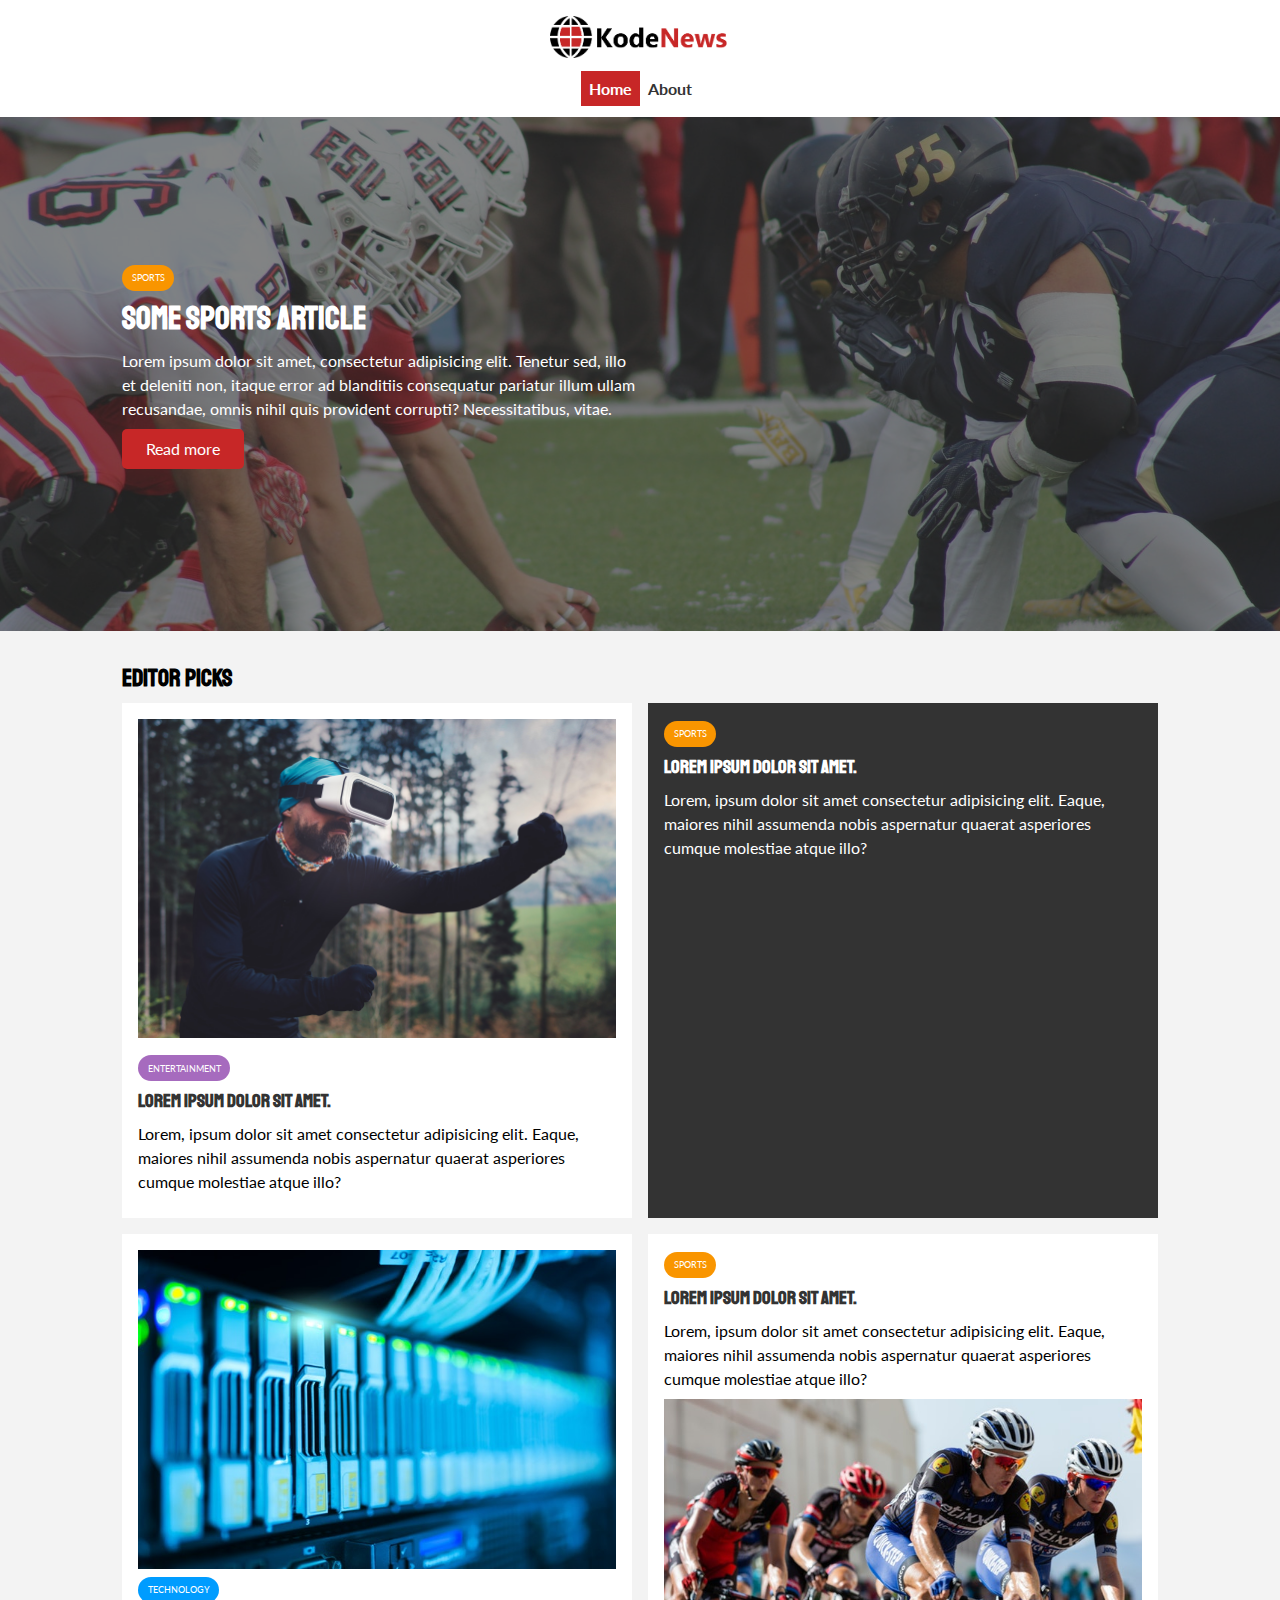
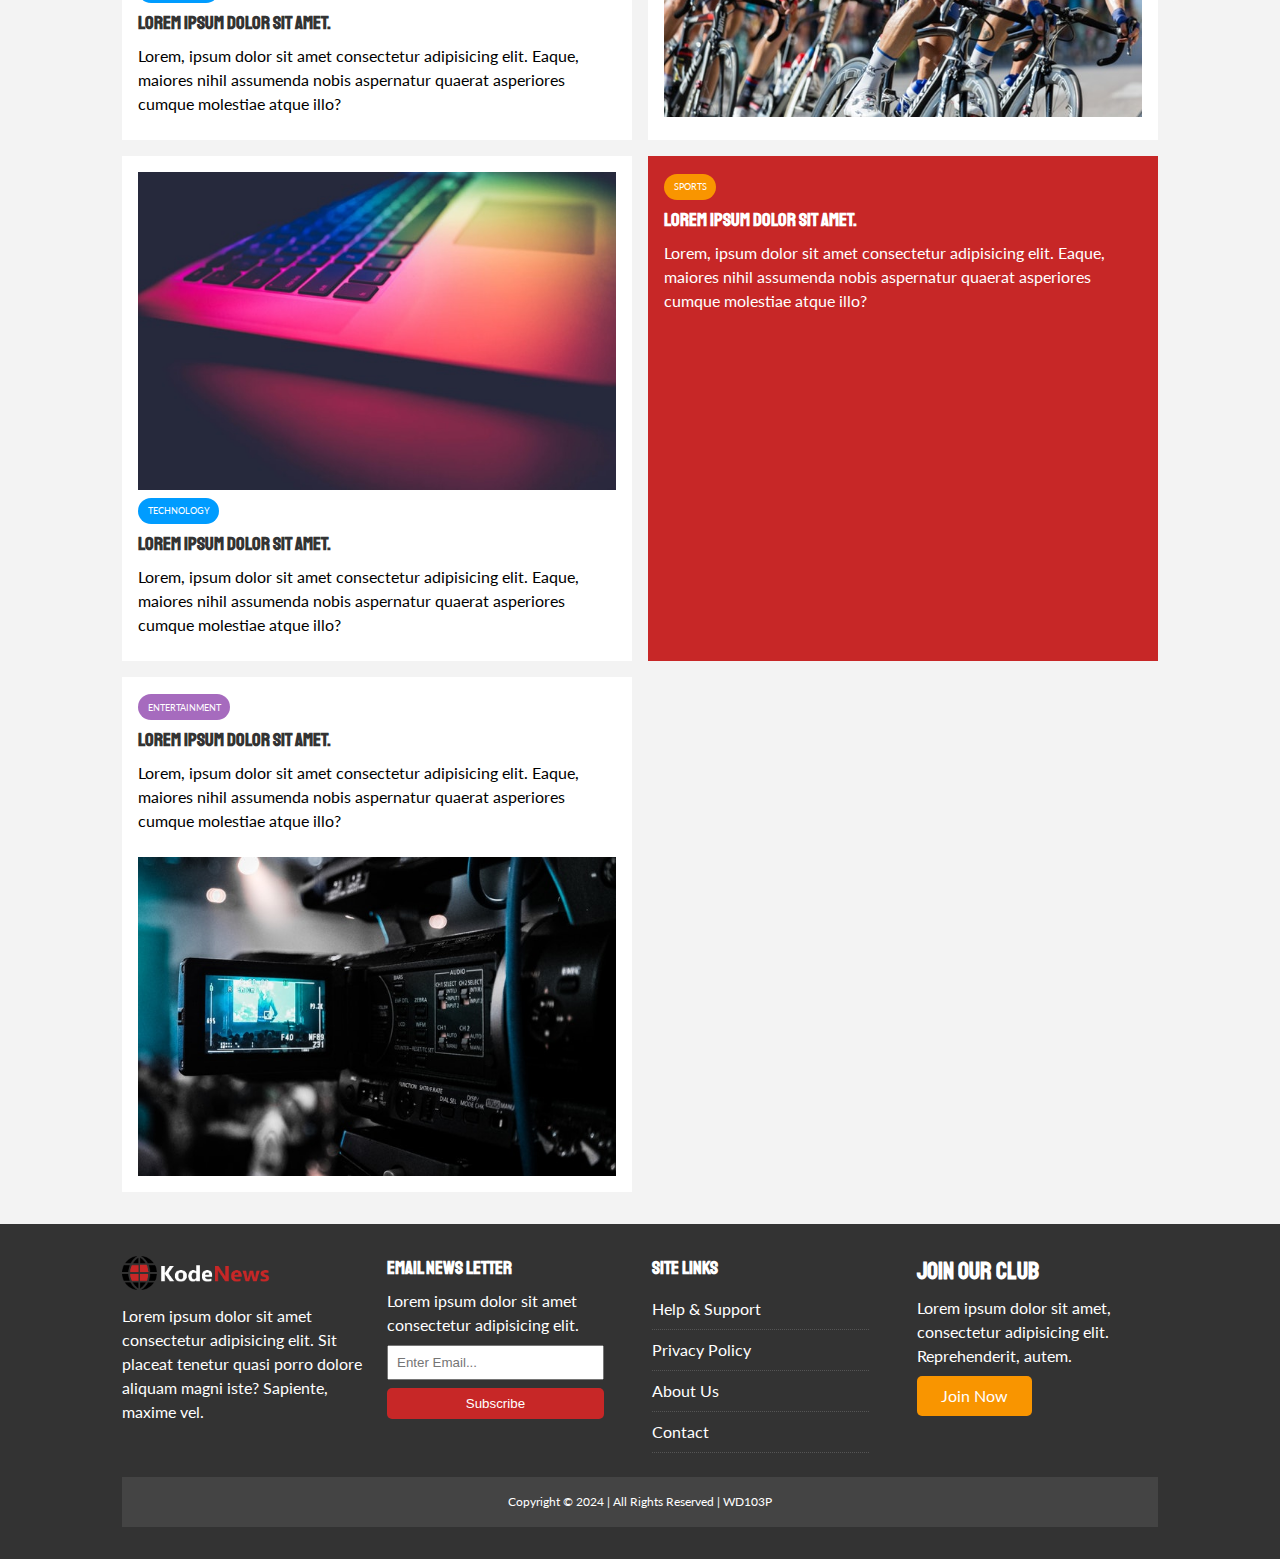
<file: Kodenews/index.html>
<!DOCTYPE html>
<html lang="en">
  <head>
    <meta charset="UTF-8" />
    <meta name="viewport" content="width=device-width, initial-scale=1.0" />
    <link
      rel="stylesheet"
      href="https://cdnjs.cloudflare.com/ajax/libs/font-awesome/6.5.2/css/all.min.css"
      integrity="sha512-SnH5WK+bZxgPHs44uWIX+LLJAJ9/2PkPKZ5QiAj6Ta86w+fsb2TkcmfRyVX3pBnMFcV7oQPJkl9QevSCWr3W6A=="
      crossorigin="anonymous"
      referrerpolicy="no-referrer"
    />
    <link
      href="https://fonts.googleapis.com/css?family=lato|Staatliches"
      rel="stylesheet"
    />
    <link rel="stylesheet" href="./css/style.css" />
    <link rel="stylesheet" href="./css/mobile.css" />
    <link rel="shortcut icon" href="favicon.ico" type="image/x-icon" />
    <title>KodeNews | Latest News</title>
  </head>
  <body>
    <nav id="main-nav">
      <div class="container">
        <img src="./img/logo.png" alt="KodeNews logo" class="logo" />
        <div class="social">
          <a href="http://facebook.com" target="_blank"
            ><i class="fab fa-facebook fa-2x"></i
          ></a>
          <a href="http://twitter.com" target="_blank"
            ><i class="fab fa-twitter fa-2x"></i
          ></a>
          <a href="http://instagram.com" target="_blank"
            ><i class="fab fa-instagram fa-2x"></i
          ></a>
          <a href="http://youtube.com" target="_blank"
            ><i class="fab fa-youtube fa-2x"></i
          ></a>
        </div>
        <ul>
          <li><a href="index.html" class="current">Home</a></li>
          <li><a href="about.html">About</a></li>
        </ul>
      </div>
    </nav>

    <!-- showcase -->
    <header id="showcase">
      <div class="container">
        <div class="showcase-container">
          <div class="showcase-content">
            <div class="category category-sports">Sports</div>
            <h1>Some Sports Article</h1>
            <p>
              Lorem ipsum dolor sit amet, consectetur adipisicing elit. Tenetur
              sed, illo et deleniti non, itaque error ad blanditiis consequatur
              pariatur illum ullam recusandae, omnis nihil quis provident
              corrupti? Necessitatibus, vitae.
            </p>
            <a href="article.html" class="btn btn-primary">Read more</a>
          </div>
        </div>
      </div>
    </header>

    <!-- home articles -->
    <section id="home-articles" class="py-2">
      <div class="container">
        <h2>Editor Picks</h2>
        <div class="articles-container">
          <!-- article 1 -->
          <article class="card">
            <!-- it will be a grid container -->
            <img src="./img/articles/ent1.jpg" alt="ent1 pic" />
            <!-- one grid item -->
            <div>
              <div class="category category-ent">Entertainment</div>
              <h3><a href="article.html">Lorem ipsum dolor sit amet.</a></h3>
              <p>
                Lorem, ipsum dolor sit amet consectetur adipisicing elit. Eaque,
                maiores nihil assumenda nobis aspernatur quaerat asperiores
                cumque molestiae atque illo?
              </p>
            </div>
          </article>

          <!-- article2 -->
          <article class="card bg-dark">
            <div class="category category-sports">Sports</div>
            <h3><a href="article.html">Lorem ipsum dolor sit amet.</a></h3>
            <p>
              Lorem, ipsum dolor sit amet consectetur adipisicing elit. Eaque,
              maiores nihil assumenda nobis aspernatur quaerat asperiores cumque
              molestiae atque illo?
            </p>
          </article>

          <!-- article3 -->
          <article class="card">
            <img src="./img/articles//tech1.jpg" alt="tech1 pic" />
            <div class="category category-tech">Technology</div>
            <h3><a href="article.html">Lorem ipsum dolor sit amet.</a></h3>
            <p>
              Lorem, ipsum dolor sit amet consectetur adipisicing elit. Eaque,
              maiores nihil assumenda nobis aspernatur quaerat asperiores cumque
              molestiae atque illo?
            </p>
          </article>
          <!-- article4 -->
          <article class="card">
            <div class="category category-sports">Sports</div>
            <h3><a href="article.html">Lorem ipsum dolor sit amet.</a></h3>
            <p>
              Lorem, ipsum dolor sit amet consectetur adipisicing elit. Eaque,
              maiores nihil assumenda nobis aspernatur quaerat asperiores cumque
              molestiae atque illo?
            </p>
            <img src="./img/articles/sports1.jpg" alt="Sports1 pic" />
          </article>
          <!-- article5 -->
          <article class="card">
            <img src="./img/articles//tech2.jpg" alt="tech1 pic" />
            <div class="category category-tech">Technology</div>
            <h3><a href="article.html">Lorem ipsum dolor sit amet.</a></h3>
            <p>
              Lorem, ipsum dolor sit amet consectetur adipisicing elit. Eaque,
              maiores nihil assumenda nobis aspernatur quaerat asperiores cumque
              molestiae atque illo?
            </p>
          </article>
          <!-- article6 -->
          <article class="card bg-primary">
            <div class="category category-sports">Sports</div>
            <h3><a href="article.html">Lorem ipsum dolor sit amet.</a></h3>
            <p>
              Lorem, ipsum dolor sit amet consectetur adipisicing elit. Eaque,
              maiores nihil assumenda nobis aspernatur quaerat asperiores cumque
              molestiae atque illo?
            </p>
          </article>
          <!-- article7 -->
          <article class="card">
            <div>
              <div class="category category-ent">Entertainment</div>
              <h3><a href="article.html">Lorem ipsum dolor sit amet.</a></h3>
              <p>
                Lorem, ipsum dolor sit amet consectetur adipisicing elit. Eaque,
                maiores nihil assumenda nobis aspernatur quaerat asperiores
                cumque molestiae atque illo?
              </p>
            </div>
              <img src="./img/articles/ent2.jpg" alt="ent2 pic" />
            </div>
          </article>
        </div>
      </div>
    </section>
    
    <!-- footer -->
    <footer id="main-footer" class="py-2">
      <div class="container footer-container">
        <div>
          <img src="./img/logo_light.png" alt="light logo of kodenews">
          <p>Lorem ipsum dolor sit amet consectetur adipisicing elit. Sit placeat tenetur quasi porro dolore aliquam magni iste? Sapiente, maxime vel.</p>
        </div>

        <!-- 2nd column -->
         <div>
          <h3>Email News Letter</h3>
         <p>Lorem ipsum dolor sit amet consectetur adipisicing elit.</p>
         <form>
          <input type="email" placeholder="Enter Email...">
          <input type="submit" value="Subscribe" class="btn btn-primary">
         </form>
        </div>

        <!-- 3rd column -->
         <div>
          <h3>Site Links</h3>
          <ul class="list">
            <li><a href="#">Help & Support</a></li>
            <li><a href="#">Privacy Policy</a></li>
            <li><a href="#">About Us</a></li>
            <li><a href="#">Contact</a></li>
          </ul>

         </div>
         <!-- 4th column  -->
          <div>
            <h2>Join our club</h2>
            <p>Lorem ipsum dolor sit amet, consectetur adipisicing elit. Reprehenderit, autem.

            </p>
            <a href="#" class="btn btn-secondary">Join Now</a>
          </div>

          <!-- pangmalakasan -->
           <div>
            <p>Copyright &copy; 2024 | All Rights Reserved | WD103P</p>
           </div>
      </div>
    </footer>
  </body>
</html>
</file>
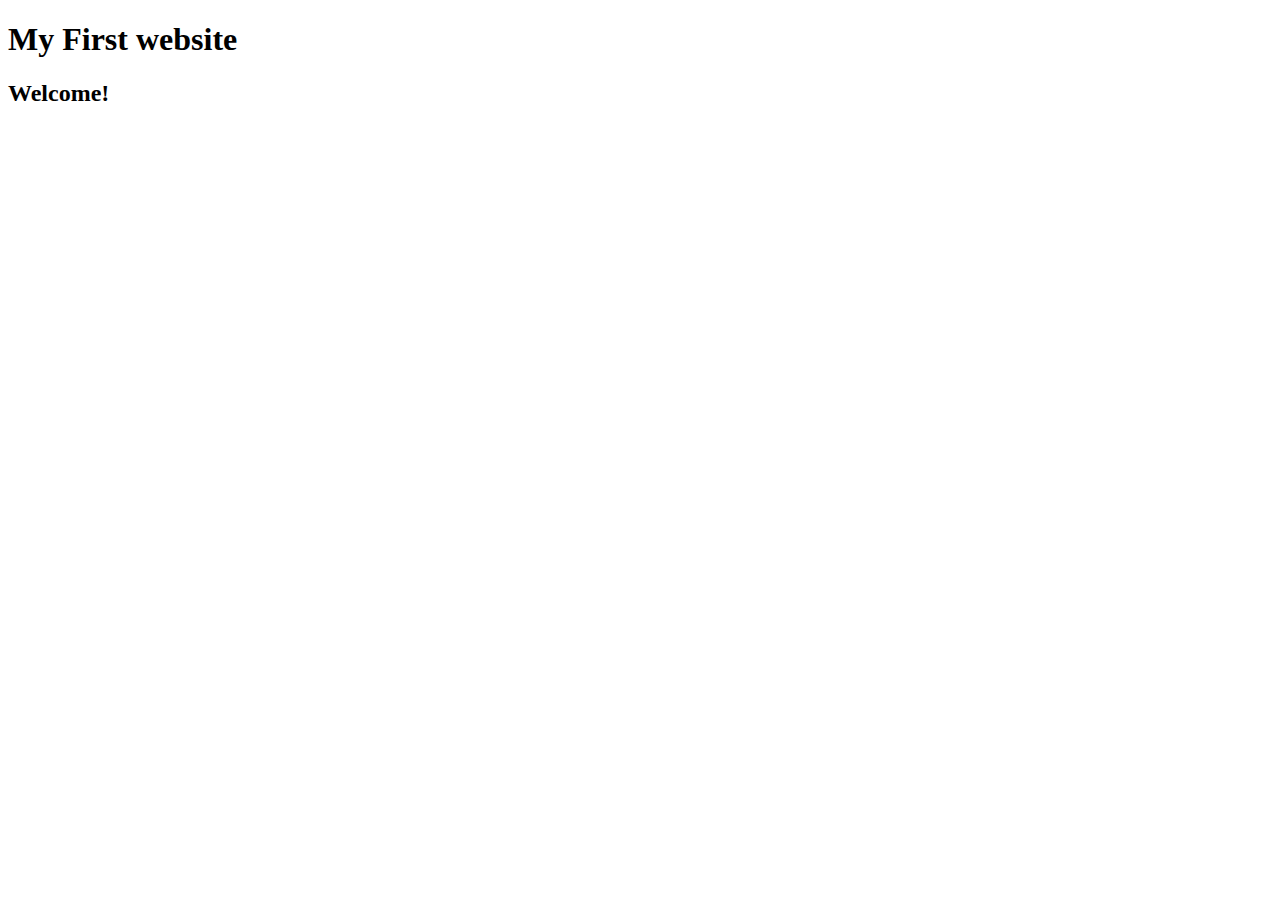
<file: 01_html/01_basic_layout.html>
<!DOCTYPE html>
<html lang="en">
<head>
    <meta charset="UTF-8">
    <meta name="viewport" content="width=device-width, initial-scale=1.0">
    <title>This is my first website</title>
</head>
<body>
    <h1>My First website</h1>
    <h2>Welcome!</h2>
</body>
</html>
</file>
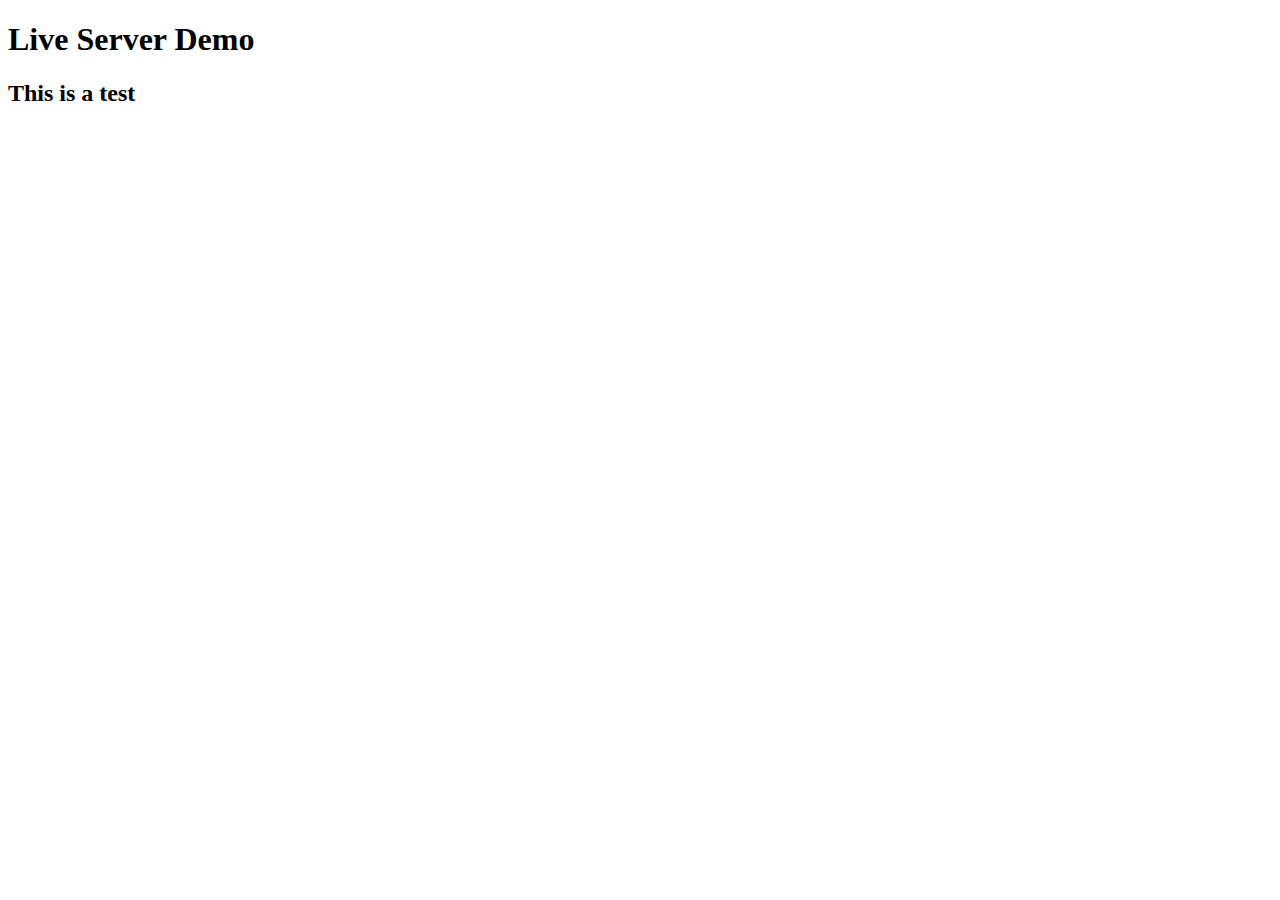
<file: 01_html/01_live_server.html>
<!DOCTYPE html>
<html lang="en">
<head>
    <meta charset="UTF-8">
    <meta name="viewport" content="width=device-width, initial-scale=1.0">
    <title>Live Server</title>
</head>
<body>
    <h1>Live Server Demo</h1>
    <h2>This is a test</h2>
</body>
</html>
</file>
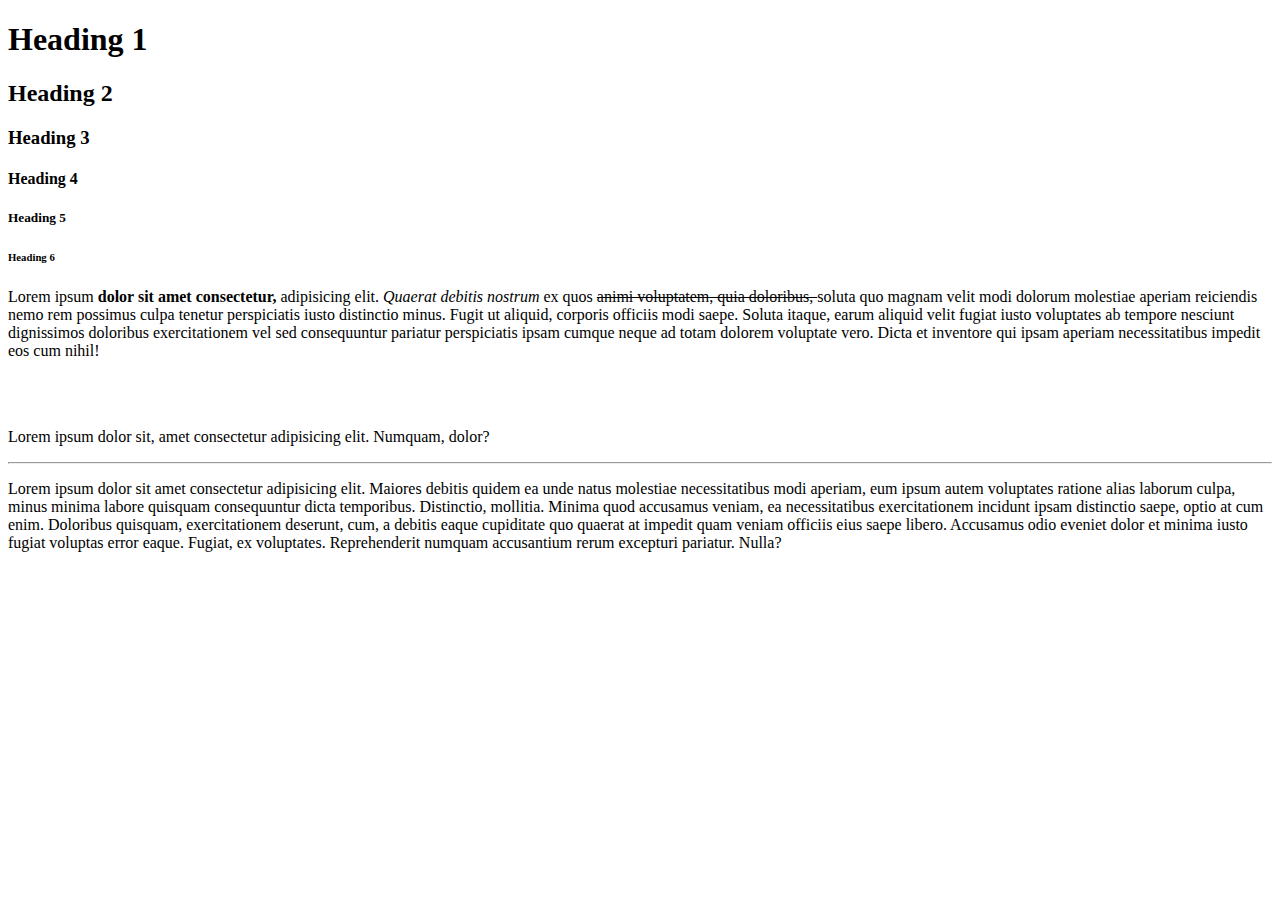
<file: 01_html/04_typography.html>
<!DOCTYPE html>
<html lang="en">
<head>
    <meta charset="UTF-8">
    <meta name="viewport" content="width=device-width, initial-scale=1.0">
    <title>Headings, Paragraphs, Typography</title>
</head>
<body>
    <!-- headings -->
    <h1>Heading 1</h1>
    <h2>Heading 2</h2>
    <h3>Heading 3</h3>
    <h4>Heading 4</h4>
    <h5>Heading 5</h5>
    <h6>Heading 6</h6>

    <!-- Paragraph -->
    <p>Lorem ipsum <strong> dolor sit amet consectetur,</strong> adipisicing elit. <em> Quaerat debitis nostrum </em>ex quos <del> animi voluptatem, quia doloribus, </del>soluta quo magnam velit modi dolorum molestiae aperiam reiciendis nemo rem possimus culpa tenetur perspiciatis iusto distinctio minus. Fugit ut aliquid, corporis officiis modi saepe. Soluta itaque, earum aliquid velit fugiat iusto voluptates ab tempore nesciunt dignissimos doloribus exercitationem vel sed consequuntur pariatur perspiciatis ipsam cumque neque ad totam dolorem voluptate vero. Dicta et inventore qui ipsam aperiam necessitatibus impedit eos cum nihil!</p>
    <br><br>
    <p>Lorem ipsum dolor sit, amet consectetur adipisicing elit. Numquam, dolor?</p>
<hr>
<p>Lorem ipsum dolor sit amet consectetur adipisicing elit. Maiores debitis quidem ea unde natus molestiae necessitatibus modi aperiam, eum ipsum autem voluptates ratione alias laborum culpa, minus minima labore quisquam consequuntur dicta temporibus. Distinctio, mollitia. Minima quod accusamus veniam, ea necessitatibus exercitationem incidunt ipsam distinctio saepe, optio at cum enim. Doloribus quisquam, exercitationem deserunt, cum, a debitis eaque cupiditate quo quaerat at impedit quam veniam officiis eius saepe libero. Accusamus odio eveniet dolor et minima iusto fugiat voluptas error eaque. Fugiat, ex voluptates. Reprehenderit numquam accusantium rerum excepturi pariatur. Nulla?</p>
</body>
</html>
</file>
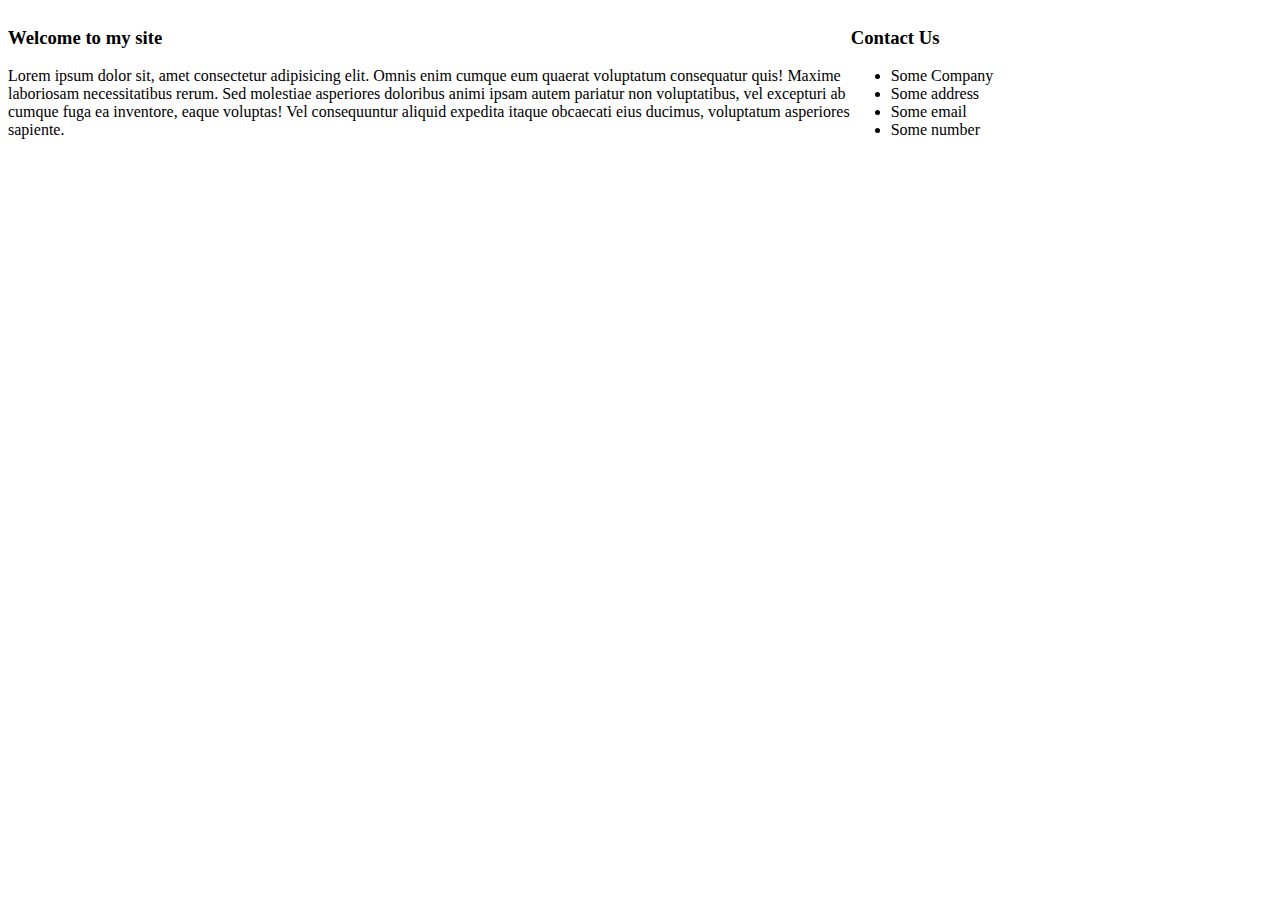
<file: css_grid_prac/01_css_grid_columns.html>
<!DOCTYPE html>
<html lang="en">
  <head>
    <meta charset="UTF-8" />
    <meta name="viewport" content="width=device-width, initial-scale=1.0" />
    <title>Grid Columns</title>
    <style>
      .item {
        padding: 3rem;
        background: #f4f4f4;
        border: #ccc 1px solid;
        font-weight: bold;
        font-size: 1.4rem;
        text-align: center;
      }

      .grid {
        display: grid;
        /* grid-template-columns: auto auto auto; */
        /* grid-template-columns: 200px auto 200px; */
        /* grid-template-columns: 3fr 1fr 1fr; */
        grid-gap: 1rem;
        margin-top: 2rem;
        /* grid-template-columns: auto auto auto; */
        grid-template-columns: repeat(3, auto);
        grid-template-columns: 1fr 2fr 1fr;
      }

      main{
        display: grid;
        grid-template-columns: 2fr 1fr;
      }
    </style>
  </head>
  <!-- <body>
    <div class="grid">
      <div class="item">Item 1</div>
      <div class="item">Item 2</div>
      <div class="item">Item 3</div>
      <div class="item">Item 4</div>
      <div class="item">Item 5</div>
      <div class="item">Item 6</div>
    </div> -->
    <main>
        <section>
            <h3>Welcome to my site</h3>
            <p>Lorem ipsum dolor sit, amet consectetur adipisicing elit. Omnis enim cumque eum quaerat voluptatum consequatur quis! Maxime laboriosam necessitatibus rerum. Sed molestiae asperiores doloribus animi ipsam autem pariatur non voluptatibus, vel excepturi ab cumque fuga ea inventore, eaque voluptas! Vel consequuntur aliquid expedita itaque obcaecati eius ducimus, voluptatum asperiores sapiente.</p>
        </section>
        <aside>
            <h3>Contact Us</h3>
            <ul>
                <li>Some Company</li>
                <li>Some address</li>
                <li>Some email</li>
                <li>Some number</li>
            </ul>
        </aside>
    </main>
  </body>
</html>
</file>
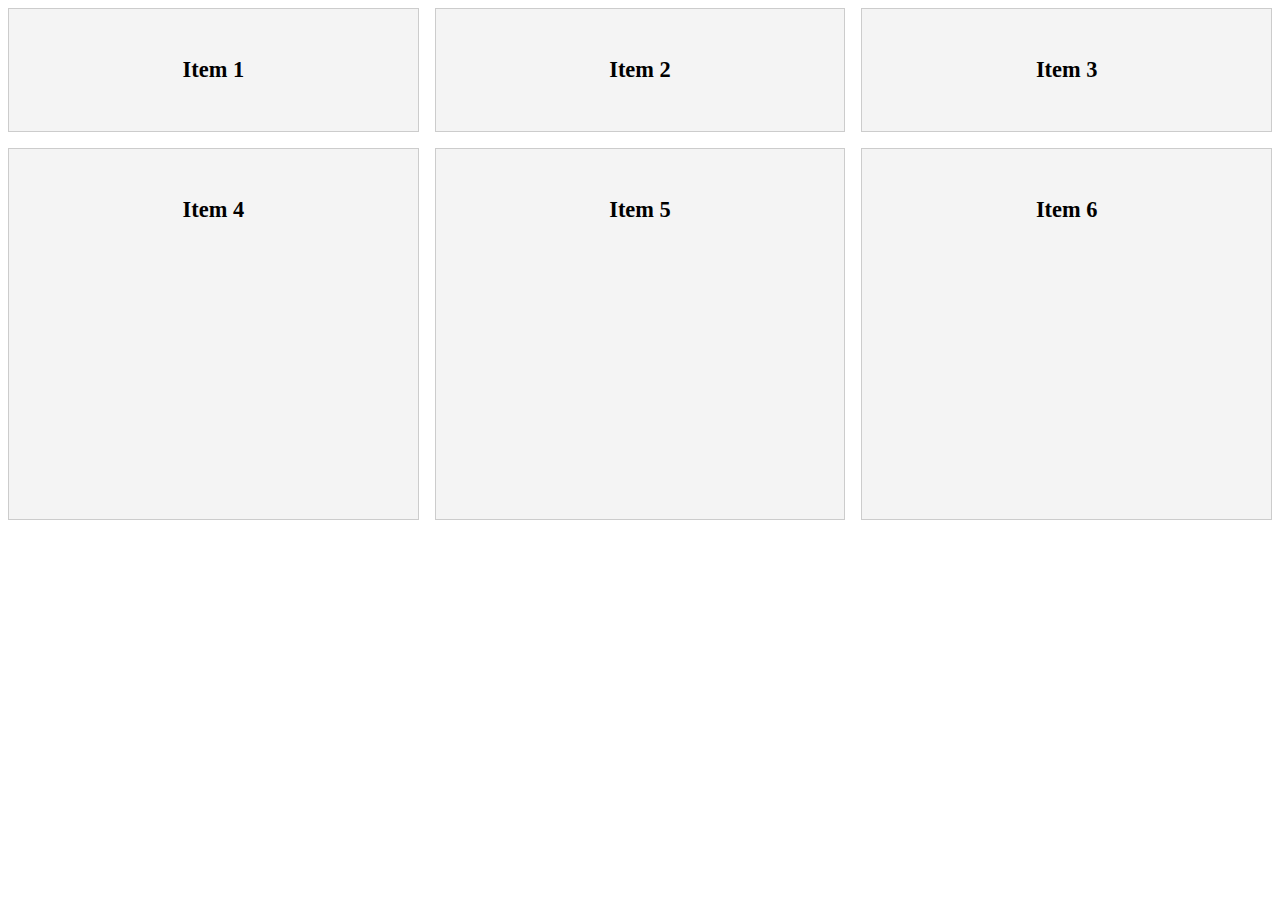
<file: css_grid_prac/02_grid_rows.html>
<!DOCTYPE html>
<html lang="en">
  <head>
    <meta charset="UTF-8" />
    <meta name="viewport" content="width=device-width, initial-scale=1.0" />
    <title>Grid Rows</title>
    <style>
      .item {
        padding: 3rem;
        background: #f4f4f4;
        border: #ccc 1px solid;
        font-weight: bold;
        font-size: 1.4rem;
        text-align: center;
      }

      .grid {
        display: grid;
        grid-gap: 1rem;
        grid-template-rows: 1fr 3fr 1fr;
        /* set implicit rows  */
        grid-auto-rows: 2fr;
        grid-template-columns: repeat(3, 1fr);
      }

    </style>
  </head>
  <body>
    <div class="grid">
      <div class="item">Item 1</div>
      <div class="item">Item 2</div>
      <div class="item">Item 3</div>
      <div class="item">Item 4</div>
      <div class="item">Item 5</div>
      <div class="item">Item 6</div>
  </body>
</html>
</file>
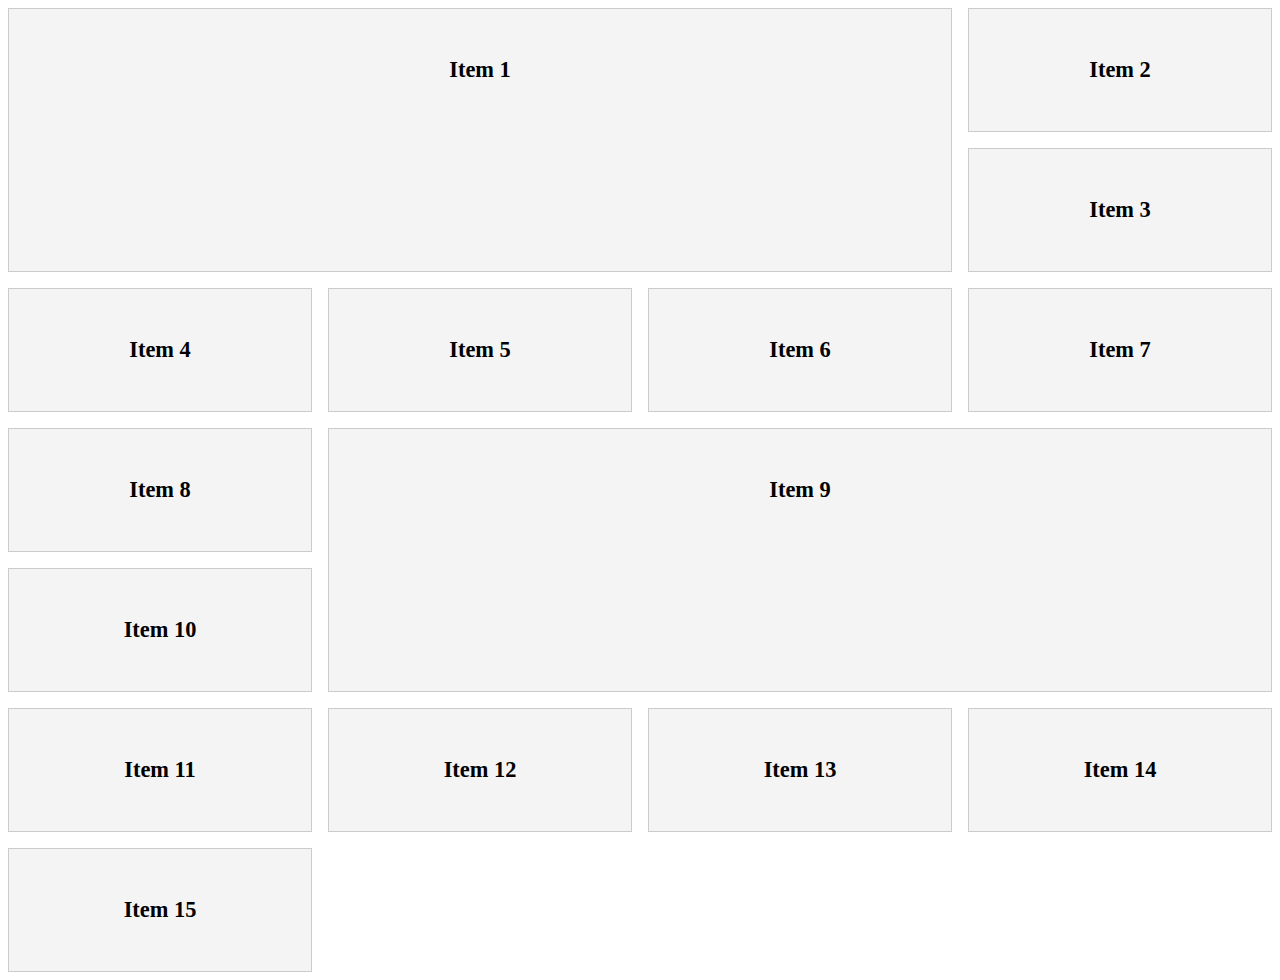
<file: css_grid_prac/03_grid_span.html>
<!DOCTYPE html>
<html lang="en">
  <head>
    <meta charset="UTF-8" />
    <meta name="viewport" content="width=device-width, initial-scale=1.0" />
    <title>Grid Rows</title>
    <style>
      .item {
        padding: 3rem;
        background: #f4f4f4;
        border: #ccc 1px solid;
        font-weight: bold;
        font-size: 1.4rem;
        text-align: center;
      }

      .grid {
        display: grid;
        grid-gap: 1rem;
        grid-template-columns: repeat(4, 1fr);
      }

      .item:first-child{
        /* grid-column-start: 1;
        grid-column-end: 4; */
        grid-column: 1 /span 3;
        /* grid-row-start: 1;
        grid-row-end: 3; */
        grid-row: 1 /span 2;
      }

      .item:nth-child(9){
        grid-column: 2 /span 3;
        grid-row: 4 /span 2;
      }

    </style>
  </head>
  <body>
    <div class="grid">
      <div class="item">Item 1</div>
      <div class="item">Item 2</div>
      <div class="item">Item 3</div>
      <div class="item">Item 4</div>
      <div class="item">Item 5</div>
      <div class="item">Item 6</div>
      <div class="item">Item 7</div>
      <div class="item">Item 8</div>
      <div class="item">Item 9</div>
      <div class="item">Item 10</div>
      <div class="item">Item 11</div>
      <div class="item">Item 12</div>
      <div class="item">Item 13</div>
      <div class="item">Item 14</div>
      <div class="item">Item 15</div>
  </body>
</html>
</file>
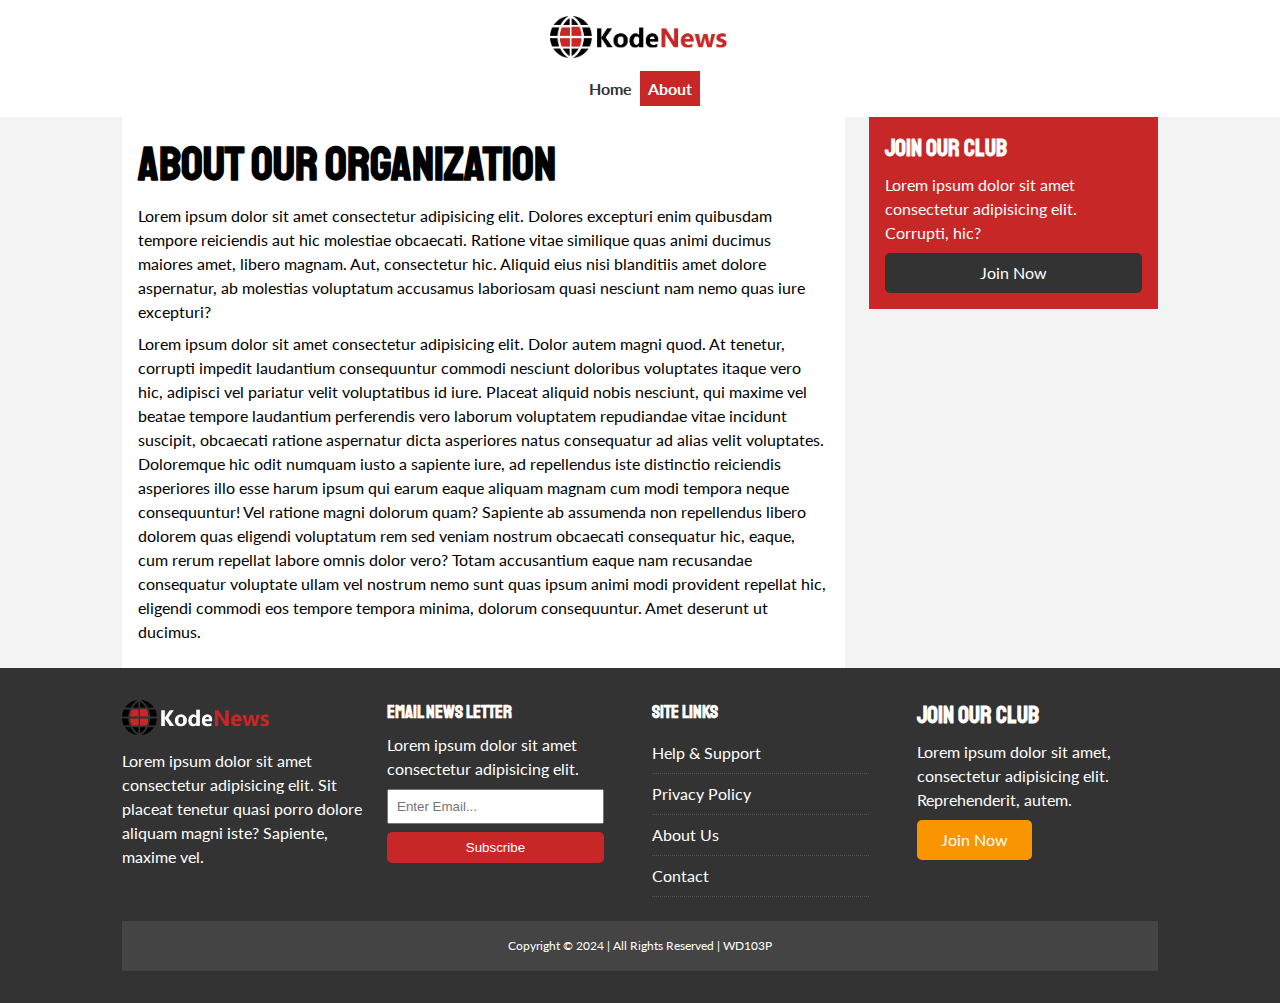
<file: Kodenews/about.html>
<!DOCTYPE html>
<html lang="en">
  <head>
    <meta charset="UTF-8" />
    <meta name="viewport" content="width=device-width, initial-scale=1.0" />
    <link
      rel="stylesheet"
      href="https://cdnjs.cloudflare.com/ajax/libs/font-awesome/6.5.2/css/all.min.css"
      integrity="sha512-SnH5WK+bZxgPHs44uWIX+LLJAJ9/2PkPKZ5QiAj6Ta86w+fsb2TkcmfRyVX3pBnMFcV7oQPJkl9QevSCWr3W6A=="
      crossorigin="anonymous"
      referrerpolicy="no-referrer"
    />
    <link
      href="https://fonts.googleapis.com/css?family=lato|Staatliches"
      rel="stylesheet"
    />
    <link rel="stylesheet" href="./css/style.css" />
    <link rel="stylesheet" href="./css/mobile.css" />
    <link rel="shortcut icon" href="favicon.ico" type="image/x-icon" />
    <title>KodeNews | Latest News</title>
  </head>
  <body>
    <nav id="main-nav">
      <div class="container">
        <img src="./img/logo.png" alt="KodeNews logo" class="logo" />
        <div class="social">
          <a href="http://facebook.com" target="_blank"
            ><i class="fab fa-facebook fa-2x"></i
          ></a>
          <a href="http://twitter.com" target="_blank"
            ><i class="fab fa-twitter fa-2x"></i
          ></a>
          <a href="http://instagram.com" target="_blank"
            ><i class="fab fa-instagram fa-2x"></i
          ></a>
          <a href="http://youtube.com" target="_blank"
            ><i class="fab fa-youtube fa-2x"></i
          ></a>
        </div>
        <ul>
          <li><a href="index.html">Home</a></li>
          <li><a href="about.html" class="current">About</a></li>
        </ul>
      </div>
    </nav>

    <!-- About Page -->
    <section id="about">
      <div class="container">
        <div class="page-container">
          <article class="card">
            <h1 class="l-heading">About Our Organization</h1>
            <p>
              Lorem ipsum dolor sit amet consectetur adipisicing elit. Dolores
              excepturi enim quibusdam tempore reiciendis aut hic molestiae
              obcaecati. Ratione vitae similique quas animi ducimus maiores
              amet, libero magnam. Aut, consectetur hic. Aliquid eius nisi
              blanditiis amet dolore aspernatur, ab molestias voluptatum
              accusamus laboriosam quasi nesciunt nam nemo quas iure excepturi?
            </p>
            <p>
              Lorem ipsum dolor sit amet consectetur adipisicing elit. Dolor
              autem magni quod. At tenetur, corrupti impedit laudantium
              consequuntur commodi nesciunt doloribus voluptates itaque vero
              hic, adipisci vel pariatur velit voluptatibus id iure. Placeat
              aliquid nobis nesciunt, qui maxime vel beatae tempore laudantium
              perferendis vero laborum voluptatem repudiandae vitae incidunt
              suscipit, obcaecati ratione aspernatur dicta asperiores natus
              consequatur ad alias velit voluptates. Doloremque hic odit numquam
              iusto a sapiente iure, ad repellendus iste distinctio reiciendis
              asperiores illo esse harum ipsum qui earum eaque aliquam magnam
              cum modi tempora neque consequuntur! Vel ratione magni dolorum
              quam? Sapiente ab assumenda non repellendus libero dolorem quas
              eligendi voluptatum rem sed veniam nostrum obcaecati consequatur
              hic, eaque, cum rerum repellat labore omnis dolor vero? Totam
              accusantium eaque nam recusandae consequatur voluptate ullam vel
              nostrum nemo sunt quas ipsum animi modi provident repellat hic,
              eligendi commodi eos tempore tempora minima, dolorum consequuntur.
              Amet deserunt ut ducimus.
            </p>
          </article>
          <aside class="card bg-primary">
            <h2>Join Our Club</h2>
            <p>
              Lorem ipsum dolor sit amet consectetur adipisicing elit. Corrupti,
              hic?
            </p>
            <a href="#" class="btn btn-dart btn-block">Join Now</a>
          </aside>
        </div>
      </div>
    </section>

    <!-- footer -->
    <footer id="main-footer" class="py-2">
      <div class="container footer-container">
        <div>
          <img src="./img/logo_light.png" alt="light logo of kodenews" />
          <p>
            Lorem ipsum dolor sit amet consectetur adipisicing elit. Sit placeat
            tenetur quasi porro dolore aliquam magni iste? Sapiente, maxime vel.
          </p>
        </div>

        <!-- 2nd column -->
        <div>
          <h3>Email News Letter</h3>
          <p>Lorem ipsum dolor sit amet consectetur adipisicing elit.</p>
          <form>
            <input type="email" placeholder="Enter Email..." />
            <input type="submit" value="Subscribe" class="btn btn-primary" />
          </form>
        </div>

        <!-- 3rd column -->
        <div>
          <h3>Site Links</h3>
          <ul class="list">
            <li><a href="#">Help & Support</a></li>
            <li><a href="#">Privacy Policy</a></li>
            <li><a href="#">About Us</a></li>
            <li><a href="#">Contact</a></li>
          </ul>
        </div>
        <!-- 4th column  -->
        <div>
          <h2>Join our club</h2>
          <p>
            Lorem ipsum dolor sit amet, consectetur adipisicing elit.
            Reprehenderit, autem.
          </p>
          <a href="#" class="btn btn-secondary">Join Now</a>
        </div>

        <!-- pangmalakasan -->
        <div>
          <p>Copyright &copy; 2024 | All Rights Reserved | WD103P</p>
        </div>
      </div>
    </footer>
  </body>
</html>
</file>
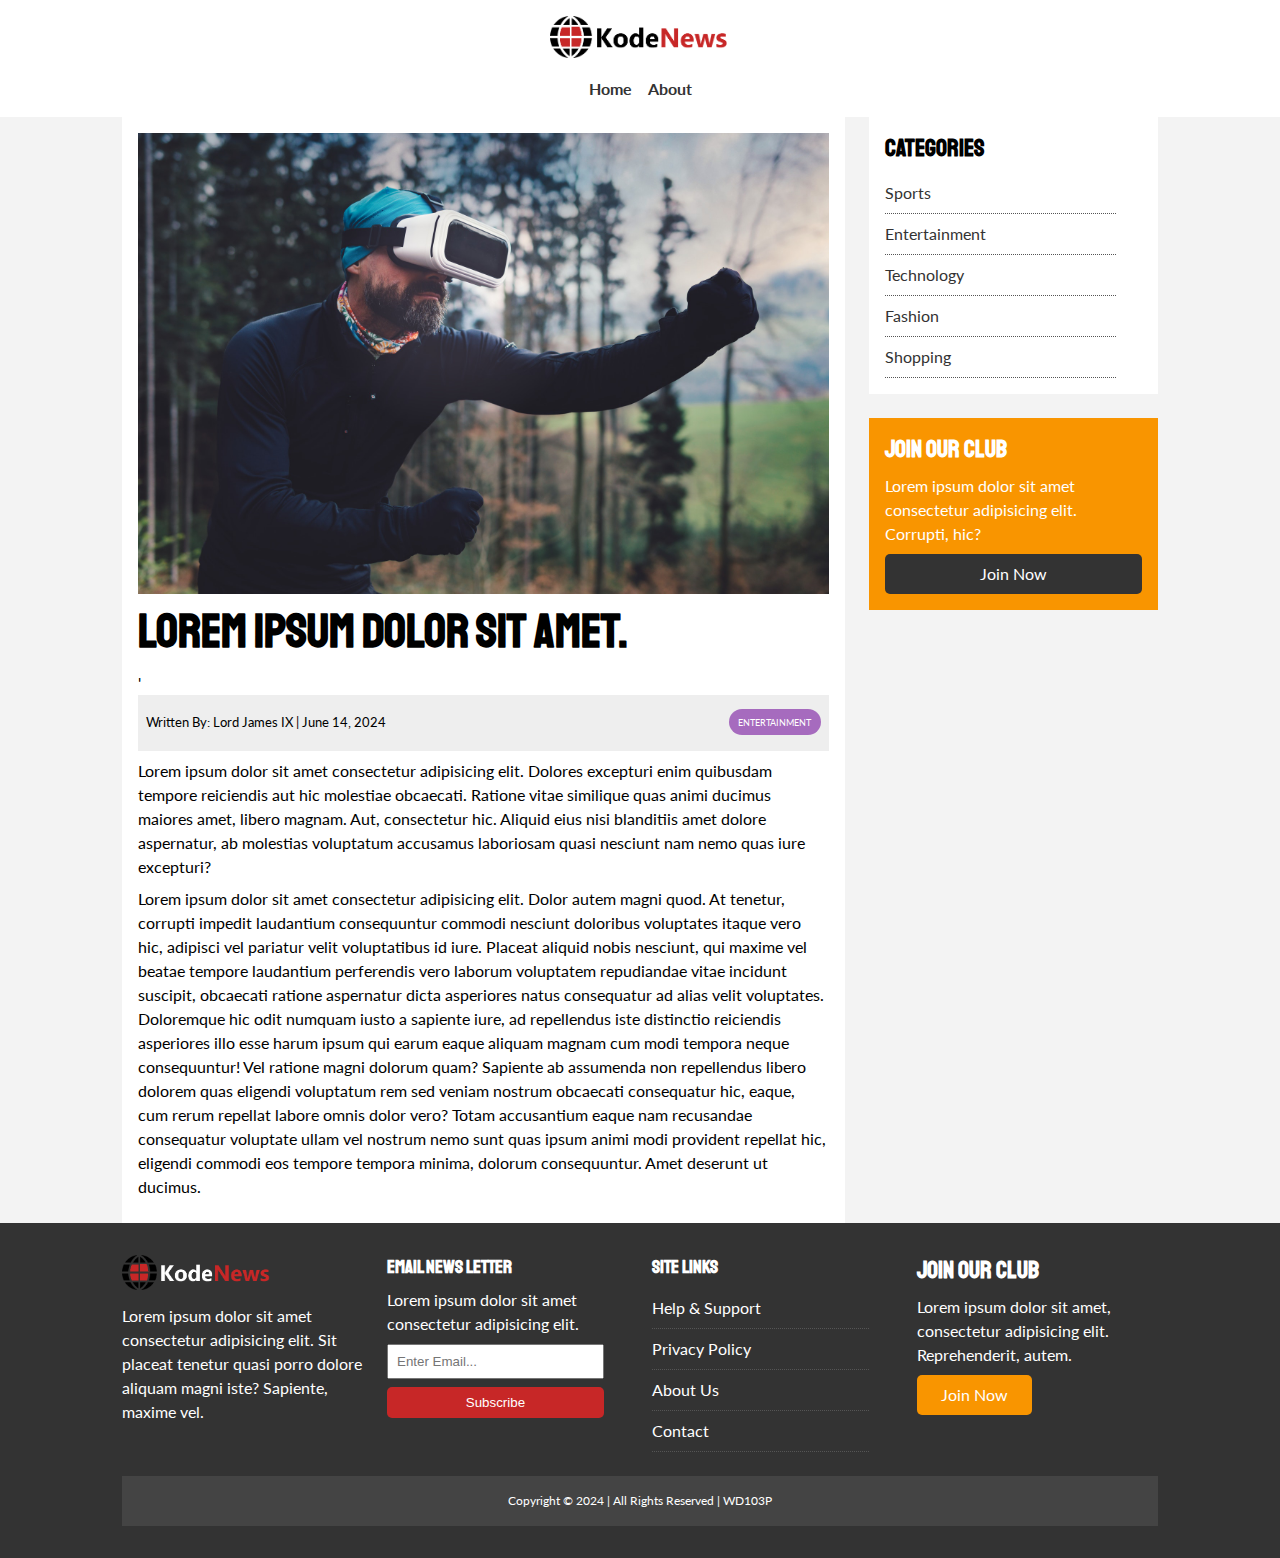
<file: Kodenews/article.html>
<!DOCTYPE html>
<html lang="en">
  <head>
    <meta charset="UTF-8" />
    <meta name="viewport" content="width=device-width, initial-scale=1.0" />
    <link
      rel="stylesheet"
      href="https://cdnjs.cloudflare.com/ajax/libs/font-awesome/6.5.2/css/all.min.css"
      integrity="sha512-SnH5WK+bZxgPHs44uWIX+LLJAJ9/2PkPKZ5QiAj6Ta86w+fsb2TkcmfRyVX3pBnMFcV7oQPJkl9QevSCWr3W6A=="
      crossorigin="anonymous"
      referrerpolicy="no-referrer"
    />
    <link
      href="https://fonts.googleapis.com/css?family=lato|Staatliches"
      rel="stylesheet"
    />
    <link rel="stylesheet" href="./css/style.css" />
    <link rel="stylesheet" href="./css/mobile.css" />
    <link rel="shortcut icon" href="favicon.ico" type="image/x-icon" />
    <title>KodeNews | Latest News</title>
  </head>
  <body>
    <nav id="main-nav">
      <div class="container">
        <img src="./img/logo.png" alt="KodeNews logo" class="logo" />
        <div class="social">
          <a href="http://facebook.com" target="_blank"
            ><i class="fab fa-facebook fa-2x"></i
          ></a>
          <a href="http://twitter.com" target="_blank"
            ><i class="fab fa-twitter fa-2x"></i
          ></a>
          <a href="http://instagram.com" target="_blank"
            ><i class="fab fa-instagram fa-2x"></i
          ></a>
          <a href="http://youtube.com" target="_blank"
            ><i class="fab fa-youtube fa-2x"></i
          ></a>
        </div>
        <ul>
          <li><a href="index.html">Home</a></li>
          <li><a href="about.html">About</a></li>
        </ul>
      </div>
    </nav>

    <!-- About article -->
    <section id="article">
      <div class="container">
        <div class="page-container">
          <article class="card">
            <img src="./img/articles/ent1.jpg" alt="ent1 picture" />
            <h1 class="l-heading">Lorem ipsum dolor sit amet.</h1>
            '
            <div class="meta">
              <small>
                <i class="fas fa-user"></i>
                  Written By: Lord James IX | June 14, 2024</i
                >
              </small>
              <div class="category category-ent">Entertainment</div>
            </div>
            <p>
              Lorem ipsum dolor sit amet consectetur adipisicing elit. Dolores
              excepturi enim quibusdam tempore reiciendis aut hic molestiae
              obcaecati. Ratione vitae similique quas animi ducimus maiores
              amet, libero magnam. Aut, consectetur hic. Aliquid eius nisi
              blanditiis amet dolore aspernatur, ab molestias voluptatum
              accusamus laboriosam quasi nesciunt nam nemo quas iure excepturi?
            </p>
            <p>
              Lorem ipsum dolor sit amet consectetur adipisicing elit. Dolor
              autem magni quod. At tenetur, corrupti impedit laudantium
              consequuntur commodi nesciunt doloribus voluptates itaque vero
              hic, adipisci vel pariatur velit voluptatibus id iure. Placeat
              aliquid nobis nesciunt, qui maxime vel beatae tempore laudantium
              perferendis vero laborum voluptatem repudiandae vitae incidunt
              suscipit, obcaecati ratione aspernatur dicta asperiores natus
              consequatur ad alias velit voluptates. Doloremque hic odit numquam
              iusto a sapiente iure, ad repellendus iste distinctio reiciendis
              asperiores illo esse harum ipsum qui earum eaque aliquam magnam
              cum modi tempora neque consequuntur! Vel ratione magni dolorum
              quam? Sapiente ab assumenda non repellendus libero dolorem quas
              eligendi voluptatum rem sed veniam nostrum obcaecati consequatur
              hic, eaque, cum rerum repellat labore omnis dolor vero? Totam
              accusantium eaque nam recusandae consequatur voluptate ullam vel
              nostrum nemo sunt quas ipsum animi modi provident repellat hic,
              eligendi commodi eos tempore tempora minima, dolorum consequuntur.
              Amet deserunt ut ducimus.
            </p>
          </article>

          <aside id="categories" class="card">
            <h2>Categories</h2>
            <ul class="list">
              <li>
                <a href="#"><i class="fas fa-chevron-right"></i>Sports</a>
              </li>
              <li>
                <a href="#"
                  ><i class="fas fa-chevron-right"></i>Entertainment</a
                >
              </li>
              <li>
                <a href="#"><i class="fas fa-chevron-right"></i>Technology</a>
              </li>
              <li>
                <a href="#"><i class="fas fa-chevron-right"></i>Fashion</a>
              </li>
              <li>
                <a href="#"><i class="fas fa-chevron-right"></i>Shopping</a>
              </li>
            </ul>
          </aside>
          <aside class="card bg-secondary">
            <h2>Join Our Club</h2>
            <p>
              Lorem ipsum dolor sit amet consectetur adipisicing elit. Corrupti,
              hic?
            </p>
            <a href="#" class="btn btn-dart btn-block">Join Now</a>
          </aside>
        </div>
      </div>
    </section>

    <!-- footer -->
    <footer id="main-footer" class="py-2">
      <div class="container footer-container">
        <div>
          <img src="./img/logo_light.png" alt="light logo of kodenews" />
          <p>
            Lorem ipsum dolor sit amet consectetur adipisicing elit. Sit placeat
            tenetur quasi porro dolore aliquam magni iste? Sapiente, maxime vel.
          </p>
        </div>

        <!-- 2nd column -->
        <div>
          <h3>Email News Letter</h3>
          <p>Lorem ipsum dolor sit amet consectetur adipisicing elit.</p>
          <form>
            <input type="email" placeholder="Enter Email..." />
            <input type="submit" value="Subscribe" class="btn btn-primary" />
          </form>
        </div>

        <!-- 3rd column -->
        <div>
          <h3>Site Links</h3>
          <ul class="list">
            <li><a href="#">Help & Support</a></li>
            <li><a href="#">Privacy Policy</a></li>
            <li><a href="#">About Us</a></li>
            <li><a href="#">Contact</a></li>
          </ul>
        </div>
        <!-- 4th column  -->
        <div>
          <h2>Join our club</h2>
          <p>
            Lorem ipsum dolor sit amet, consectetur adipisicing elit.
            Reprehenderit, autem.
          </p>
          <a href="#" class="btn btn-secondary">Join Now</a>
        </div>

        <!-- pangmalakasan -->
        <div>
          <p>Copyright &copy; 2024 | All Rights Reserved | WD103P</p>
        </div>
      </div>
    </footer>
  </body>
</html>
</file>
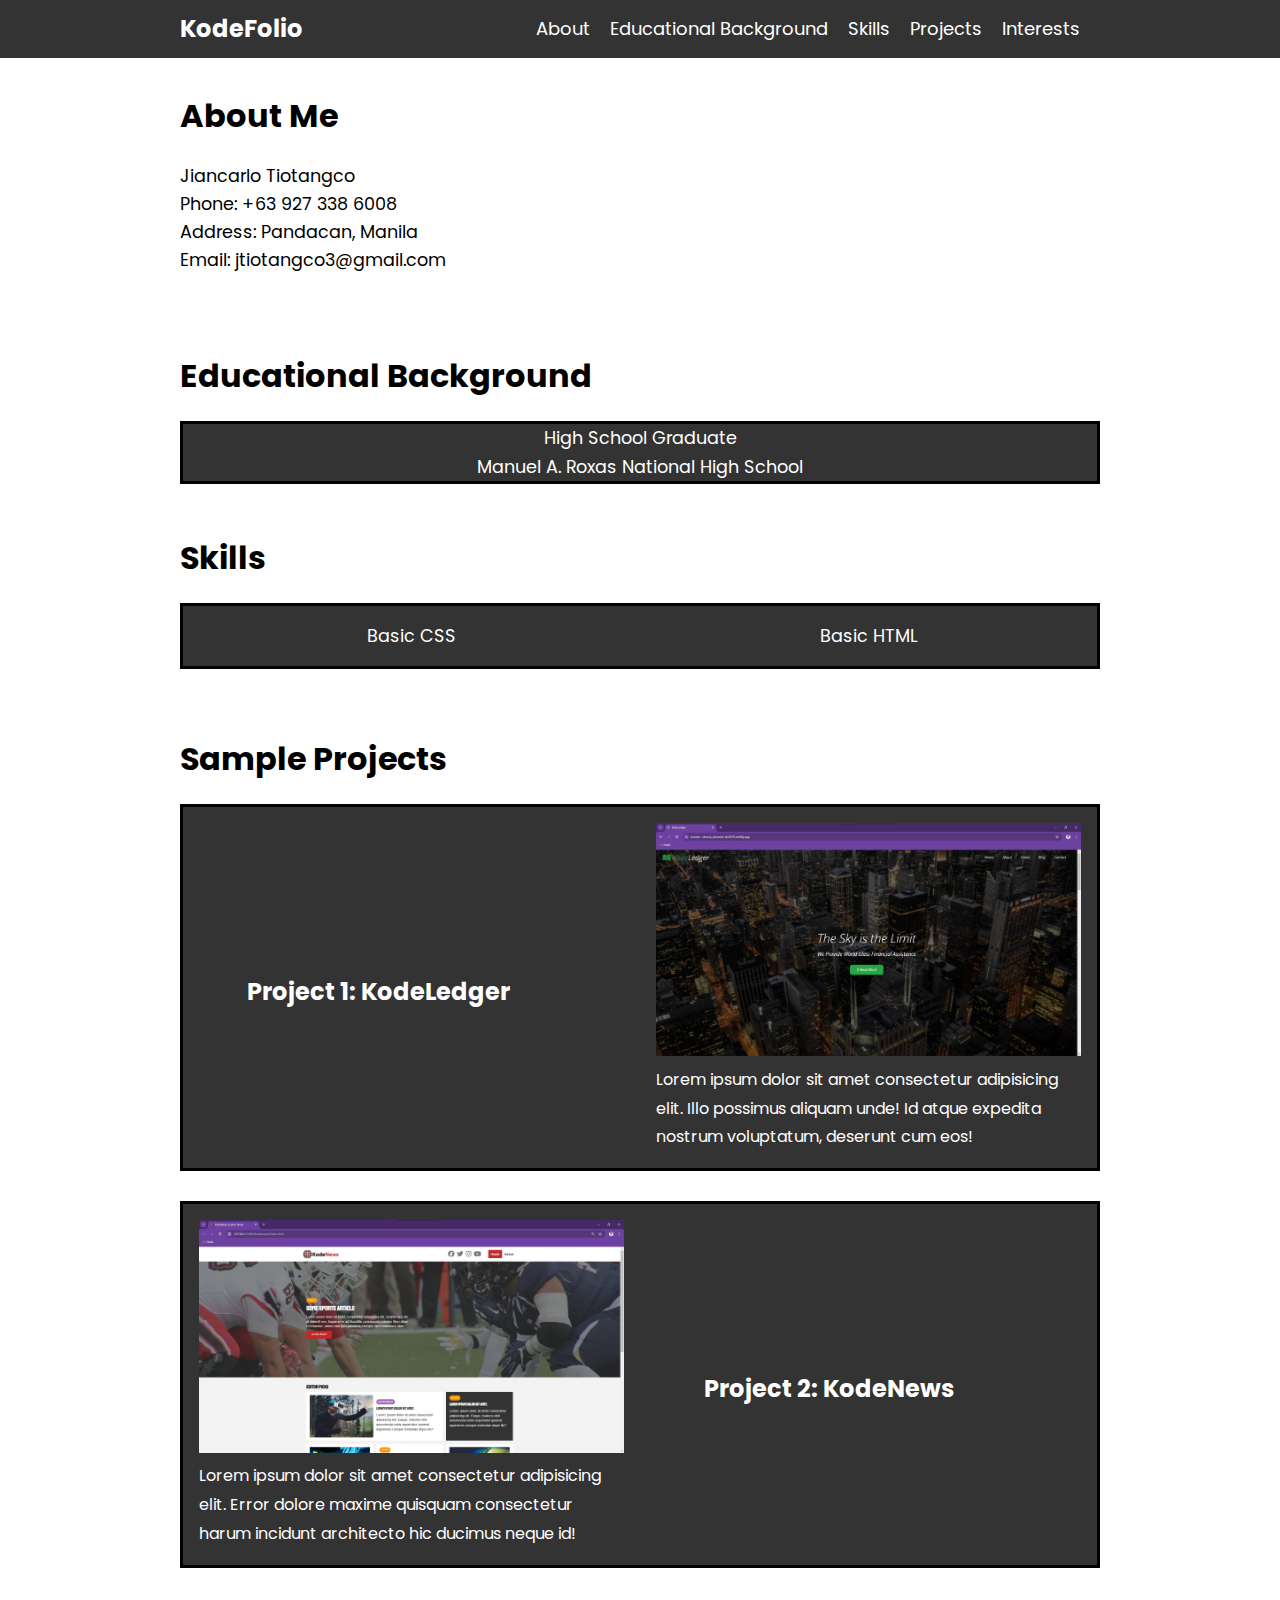
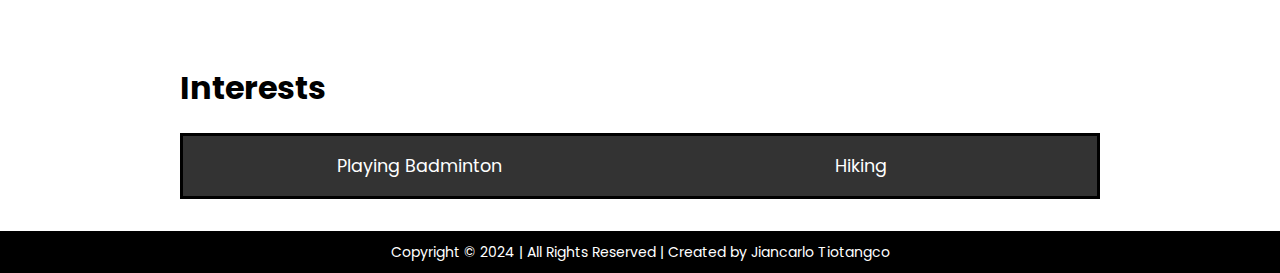
<file: Portfolio/Portfolio.html>
<!DOCTYPE html>
<html lang="en">
  <head>
    <meta charset="UTF-8" />
    <meta name="viewport" content="width=device-width, initial-scale=1.0" />
    <link rel="preconnect" href="https://fonts.googleapis.com" />
    <link rel="preconnect" href="https://fonts.gstatic.com" crossorigin />
    <link
      rel="stylesheet"
      href="https://cdnjs.cloudflare.com/ajax/libs/font-awesome/6.5.2/css/all.min.css"
      integrity="sha512-SnH5WK+bZxgPHs44uWIX+LLJAJ9/2PkPKZ5QiAj6Ta86w+fsb2TkcmfRyVX3pBnMFcV7oQPJkl9QevSCWr3W6A=="
      crossorigin="anonymous"
      referrerpolicy="no-referrer"
    />
    <link
      href="https://fonts.googleapis.com/css2?family=Poppins:ital,wght@0,100;0,200;0,300;0,400;0,500;0,600;0,700;0,800;0,900;1,100;1,200;1,300;1,400;1,500;1,600;1,700;1,800;1,900&display=swap"
      rel="stylesheet"
    />
    <title>My Portfolio</title>
    <link rel="stylesheet" href="./css/styles.css" />
  </head>
  <body>
    <header>
      <div class="container">
        <h1>KodeFolio</h1>
        <nav>
          <ul>
            <li><a href="#about">About</a></li>
            <li><a href="#school">Educational Background</a></li>
            <li><a href="#skill">Skills</a></li>
            <li><a href="#projects">Projects</a></li>
            <li><a href="#interest">Interests</a></li>
            
          </ul>
        </nav>
      </div>
    </header>
<!-- about  -->
    <section id="about">
      <div class="container">
        <h2>About Me</h2>
        <div>Jiancarlo Tiotangco</div>
        <div>Phone: +63 927 338 6008</div>
        <div>Address: Pandacan, Manila</div>
        <div>Email: jtiotangco3@gmail.com</div>
        
        <div class="social">
          <a href="https://www.facebook.com/brokodokasd" target="_blank"
            ><i class="fab fa-facebook fa-2x"></i
          ></a>
          <a href="https://www.instagram.com/jiancarlotiotangco/" target="_blank"
            ><i class="fab fa-instagram fa-2x"></i
          ></a>
      </div>
    </section>
    <!-- Education Background -->
    <section id="school">
      <div class="container">
        <h2>Educational Background</h2>
        <div class="school-items">
          <div>High School Graduate</div>
          <div>Manuel A. Roxas National High School</div>
        </div>
      </section>
      <!-- skills  -->
        <section id="skill">
        <div class="container">
        <h2>Skills</h2>
        <div class="skill-items">
          <div>Basic CSS</div>
          <div>Basic HTML</div>
         </div>
    </section>
    <!-- Projects  -->
    <section id="projects">
      <div class="container">
        <h2>Sample Projects</h2>
        <div class="projects-item">
          
          <h3>Project 1: KodeLedger</h3>
          <p>
            <img src="./Screenshots/KodeLedger.jpg" alt="Project 1" />
            Lorem ipsum dolor sit amet consectetur adipisicing elit. Illo
            possimus aliquam unde! Id atque expedita nostrum voluptatum,
            deserunt cum eos!
          </p>
        </div>
        <div class="projects-item">
          <p>
            <img src="./Screenshots/KodeNews.jpg" alt="Project 2" />
            Lorem ipsum dolor sit amet consectetur adipisicing elit. Error
            dolore maxime quisquam consectetur harum incidunt architecto hic
            ducimus neque id!
          </p>
          <h3>Project 2: KodeNews</h3>
        </div>
      </div>
    </section>
    <section id="interest">
      <div class="container">
      <h2>Interests</h2>
      <div class="interest-items">
        <div>Playing Badminton</div>
        <div>Hiking</div>
       </div>
  </section>
    <footer>
      <div class="container">
        <p>
          Copyright &copy; 2024 | All Rights Reserved | Created by Jiancarlo
          Tiotangco
        </p>
      </div>
    </footer>
  </body>
</html>
</file>
<file: Kodenews/css/style.css>
:root {
  --primary-color: #c72727;
  --secondary-color: #f99500;
  --light-color: #f3f3f3;
  --dark-color: #333;
  --max-width: 1100px;
}

.category {
  --sports-color: #f99500;
  --ent-color: #a66bbe;
  --tech-color: #009cff;
}

* {
  margin: 0;
  padding: 0;
  box-sizing: border-box;
}

body {
  font-family: "Lato", sans-serif;
  line-height: 1.5;
  background: var(--light-color);
}

a {
  color: #333;
  text-decoration: none;
}

ul {
  list-style: none;
}

p {
  margin: 0.5rem 0;
}

img {
  width: 100%;
}

h1,
h2,
h3,
h4,
h5,
h6 {
  font-family: "Staatliches", cursive;
  margin-bottom: 0.55rem;
  line-height: 1.3;
}

/* utility */
.container {
  max-width: var(--max-width);
  margin: auto;
  padding: 0 2rem;
  overflow: hidden;
}

.category {
  display: inline-block;
  color: #fff;
  font-size: 0.55rem;
  text-transform: uppercase;
  padding: 0.4rem 0.6rem;
  border-radius: 15px;
  margin-bottom: 0.5rem;
}

.category-sports {
  background: var(--sports-color);
}

.category-ent {
  background: var(--ent-color);
}

.category-tech {
  background: var(--tech-color);
}

.btn {
  display: inline-block;
  border: none;
  background: var(--dark-color);
  color: #fff;
  padding: 0.5rem 1.5rem;
  border-radius: 5px;
}

.btn-light {
  background: var(--light-color);
}

.btn-primary {
  background: var(--primary-color);
}

.btn-secondary {
  background: var(--secondary-color);
}

.btn-block {
  display: block;
  width: 100%;
  text-align: center;
}

.card {
  background: #fff;
  padding: 1rem;
}

.bg-dark {
  background: var(--dark-color);
  color: #fff;
}

.bg-primary {
  background: var(--primary-color);
  color: #fff;
}

.bg-secondary {
  background: var(--secondary-color);
  color: #fff;
}

.py-1 {
  padding: 1.5rem 0;
}
.py-2 {
  padding: 2rem 0;
}
.py-3 {
  padding: 3rem 0;
}
.p-1 {
  padding: 1.5rem;
}
.p-2 {
  padding: 2rem;
}
.p-3 {
  padding: 3rem;
}

.bg-dark h1,
.bg-dark h2,
.bg-dark h3,
.bg-dark a,
.bg-primary h1,
.bg-primary h2,
.bg-primary h3,
.bg-primary a,
.bg-secondary h1,
.bg-secondary h2,
.bg-secondary h3,
.bg-secondary a {
  color: #fff;
}

/* navigation */
#main-nav {
  background: #fff;
  position: sticky;
  top: 0;
  z-index: 2;
}

#main-nav .container {
  display: grid;
  grid-template-columns: 6fr 2fr 1fr;
  padding: 1rem;
  align-items: center;
}

#main-nav .logo {
  width: 180px;
}

#main-nav ul {
  justify-self: end;
  display: flex;
}

#main-nav ul li a {
  padding: 0.75rem;
  font-weight: bold;
}

#main-nav ul li a.current {
  background: var(--primary-color);
  color: #fff;
}

#main-nav ul li a:hover {
  background: var(--light-color);
  color: var(--dark-color);
}

#main-nav .social {
  justify-self: center;
}

#main-nav .social i {
  color: #777;
  margin-right: 0.5rem;
}

/* showcase */
#showcase {
  color: #fff;
  background: #333;
  padding: 2rem;
  position: relative;
}

#showcase:before {
  content: "";
  background: url(../img/featured.jpg) no-repeat center center/cover;
  position: absolute;
  top: 0;
  left: 0;
  width: 100%;
  height: 100%;
  opacity: 0.4;
}

#showcase .showcase-container {
  display: grid;
  grid-template-columns: repeat(2, 1fr);
  justify-content: center;
  align-items: center;
  height: 50vh;
}

#showcase .showcase-content {
  z-index: 1;
}

#showcase .showcase-content {
  margin-bottom: 1rem;
}

/* home articles */
#home-articles .articles-container {
  display: grid;
  grid-template-columns: repeat(3, 1fr);
  grid-gap: 1rem;
}

#home-articles .articles-container > *:first-child,
#home-articles .articles-container > *:last-child {
  display: grid;
  grid-template-columns: repeat(2, 1fr);
  grid-gap: 1rem;
  align-items: center;
  grid-column: 1 / span 2;
}

#home-articles .articles-container > *:last-child {
  grid-column: 2 / span 2;
}

/* inner page grid container */
.page-container {
  display: grid;
  grid-template-columns: 5fr 2fr;
  grid-gap: 1.5rem;
}

.page-container > *:first-child {
  grid-row: 1 / span 3;
}

.l-heading {
  font-size: 3rem;
}

#article .meta {
  display: flex;
  justify-content: space-between;
  background: #eee;
  padding: 0.5rem;
  align-items: center;
}

#article .meta .category {
  margin-top: 0.4rem;
}
/* Footer  */
#main-footer {
  background: var(--dark-color);
  color: #fff;
}

#main-footer img {
  width: 150px;
}

#main-footer a {
  color: #fff;
}

#main-footer .footer-container {
  display: grid;
  grid-template-columns: repeat(4, 1fr);
  grid-gap: 1.5rem;
}

#main-footer .footer-container > *:last-child {
  background: #444;
  grid-column: 1 / span 4;
  padding: 0.5rem;
  text-align: center;
  font-size: 0.75rem;
}

#main-footer .footer-container input[type="email"] {
  width: 90%;
  padding: 0.5rem;
  margin-bottom: 0.5rem;
}

#main-footer .footer-container input[type="submit"] {
  width: 90%;
}

.list li {
  padding: 0.5rem 0;
  border-bottom: #555 dotted 1px;
  width: 90%;
}

.list li a:hover {
  color: var(--primary-color) !important;
}
</file>
<file: Kodenews/css/mobile.css>
#main-nav .social {
  display: none;
}

#main-nav .container {
  grid-template-columns: 1fr;
  gap: 1.2rem;
}

#main-nav ul,
#main-nav .logo {
  justify-self: center;
}

#main-nav ul li a {
  padding: 0.5rem;
}

#home-articles .articles-container {
  grid-template-columns: repeat(2, 1fr);
}

#home-articles .articles-container > :first-child,
#home-articles .articles-container > :last-child {
  grid-template-columns: 1fr;
  grid-column: 1;
}

@media (max-width: 600px) {
  #showcase .showcase-container,
  #home-articles .articles-container,
  #main-footer .footer-container {
    grid-template-columns: 1fr;
  }
  #main-footer .footer-container > :last-child {
    grid-column: 1;
  }

  #main-footer .footer-container > :first-child,
  #main-footer .footer-container > :nth-child(2) {
    border-bottom: 1px dotted #444;
    padding-bottom: 0.5rem;
  }

  .page-container {
    grid-template-columns: 1fr;
    text-align: justify;
  }

  .l-heading {
    font-size: 2rem;
  }
}
</file>
<file: Portfolio/css/styles.css>
* {
  margin: 0;
  padding: 0;
  box-sizing: border-box;
}

body {
  font-family: "poppins", sans-serif;
  line-height: 1.6;
  background-color: #f0f0f0;
  font-size: 1.1rem;
}

header {
  background-color: #333;
  color: #fff;
  padding: 10px;
}

header .container {
  display: flex;
  justify-content: space-between;
  align-items: center;
  max-width: 960px;
  margin: 0 auto;
  padding: 0 20px;
}

header h1 {
  font-size: 24px;
}

header nav ul {
  list-style-type: none;
  display: flex;
}

header nav ul li {
  margin-right: 20px;
}

header nav ul li a {
  color: #fff;
  text-decoration: none;
  font-size: 18px;
}

header nav ul li a:hover {
  text-decoration: underline;
}

section {
  padding: 2rem;
  background-color: #fff;
}

section .container {
  max-width: 960px;
  margin: 0 auto;
  padding: 0 20px;
}

section h2 {
  font-size: 32px;
  margin-bottom: 20px;
}

section p {
  font-size: 16px;
  line-height: 1.8;
  color: #fff;
  align-items: CENTER;
}

section li {
  font-size: 18px;
}
#projects .projects-item {
  display: grid;
  grid-template-columns: repeat(2, 1fr);
  color: #fff;
  background: #333;
  padding: 1rem;
  align-items: center;
  border: black 3px solid;
  grid-gap: 2rem;
}

#school .school-items {
  display: grid;
  grid-template-rows: 1fr 1fr;
  color: #fff;
  background: #333;
  align-items: center;
  border: black 3px solid;
  text-align: center;
}
#school {
  padding: 1rem;
}
#skill .skill-items {
  display: grid;
  grid-template-columns: 2fr 2fr;
  color: #fff;
  background: #333;
  padding: 1rem;
  text-align: center;
  border: black 3px solid;
  grid-gap: 2rem;
}

#interest .interest-items {
  display: grid;
  grid-template-columns: 2fr 2fr;
  color: #fff;
  background: #333;
  padding: 1rem;
  text-align: center;
  border: black 3px solid;
}

#about .social a {
  padding: 1rem;
  color: black;
  margin-left: 0.1rem;
}

.projects-item {
  margin-bottom: 30px;
}

.projects-item img {
  max-width: 100%;
  height: auto;
}

.projects-item h3 {
  font-size: 24px;
  margin-top: 10px;
  padding-left: 3rem;
}

footer {
  background-color: black;
  color: #fff;
  text-align: center;
  padding: 10px;
}

footer .container {
  max-width: 960px;
  margin: 0 auto;
}

footer p {
  font-size: 14px;
}
</file>
